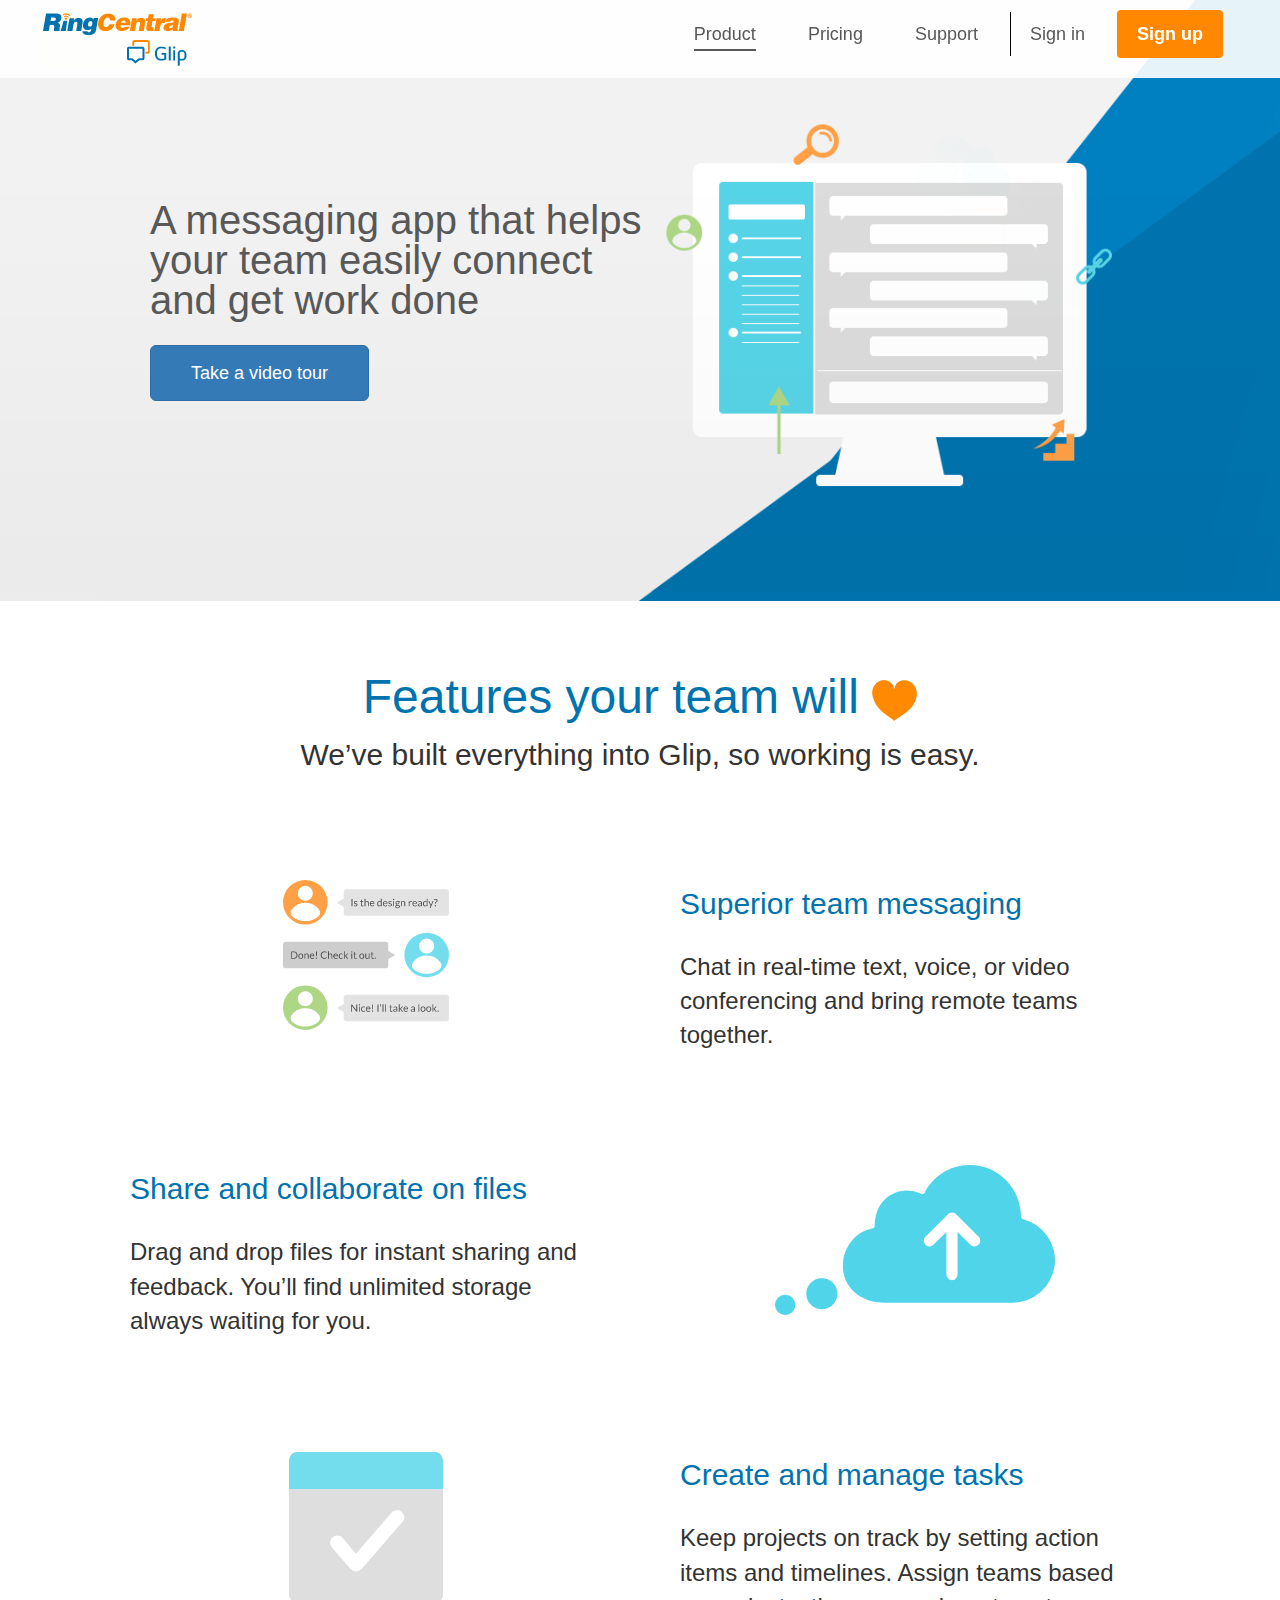
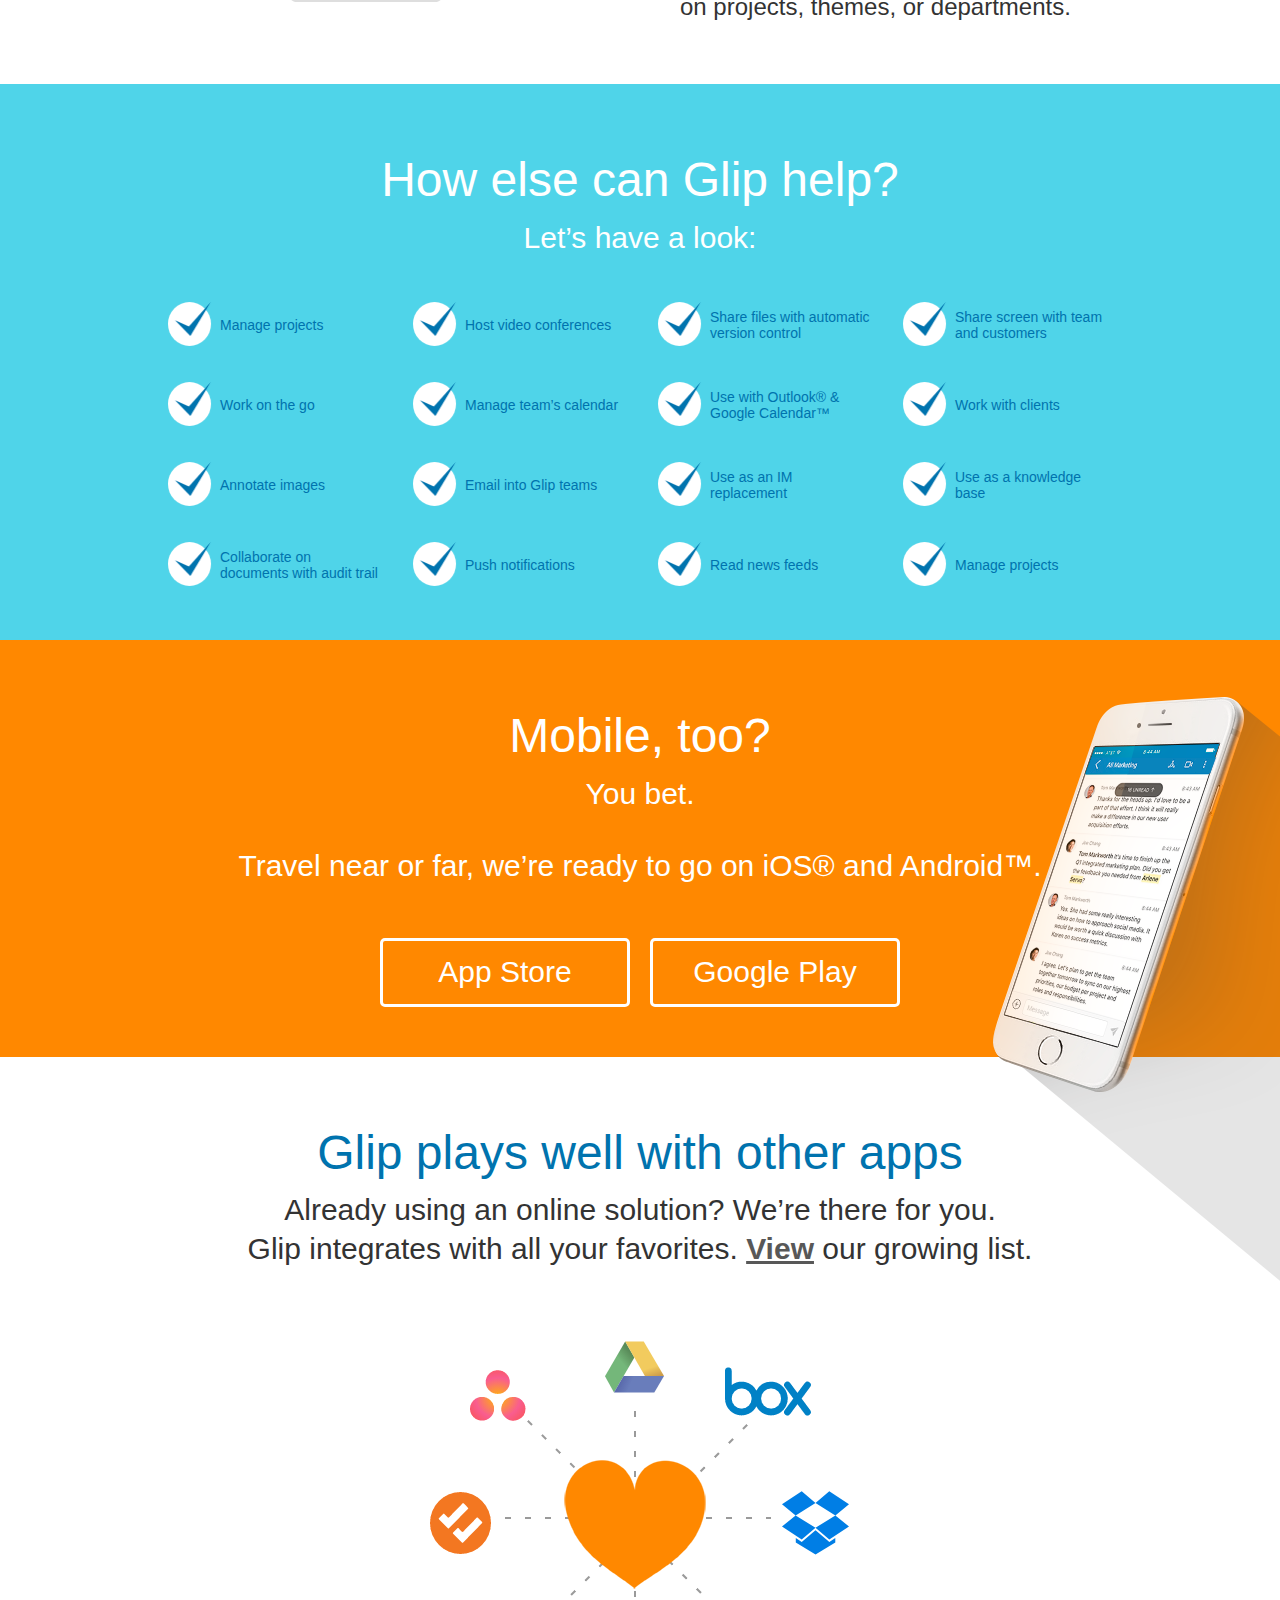
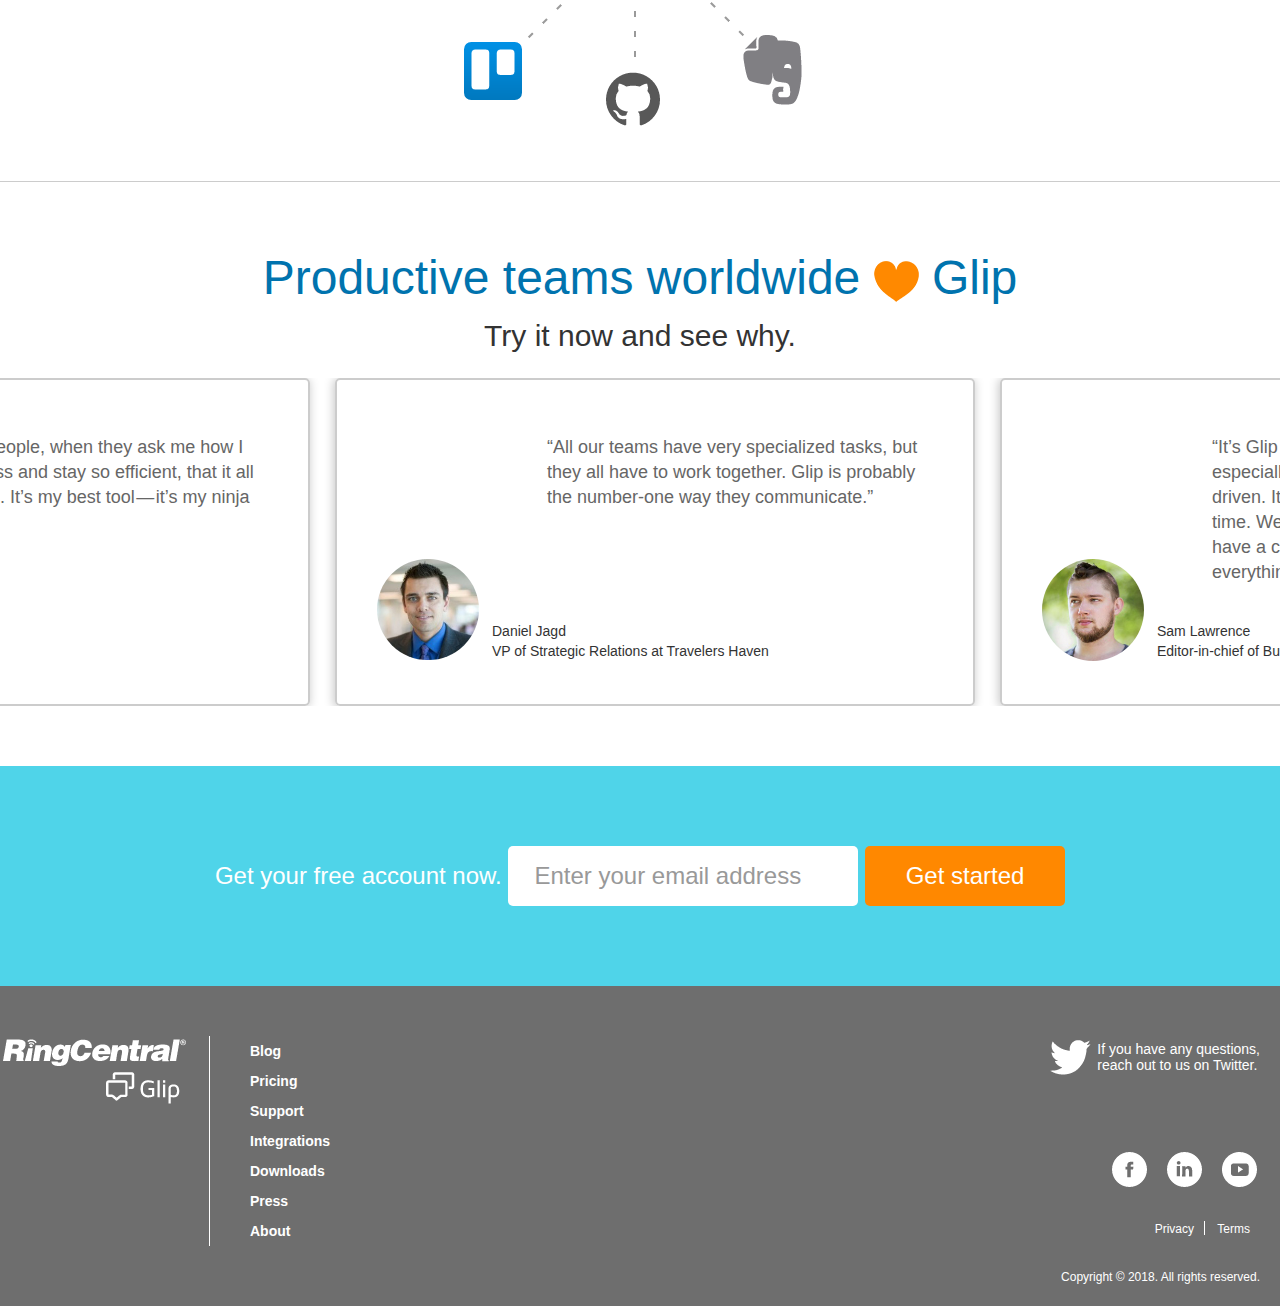
<file: projects/index.html>
<!DOCTYPE html>
<html lang="en">
<head>
	<meta charset="UTF-8">
	<title></title>
	<link rel="stylesheet" type="text/css" href="./src/css/bootstrap.min.css">
	<link rel="stylesheet" type="text/css" href="./src/css/public.css">
	<link rel="stylesheet" type="text/css" href="./src/css/index.css">
	<link rel="stylesheet" type="text/css" href="./src/css/animate.css">
	<script type="text/javascript" src="./src/js/jquery.js"></script>
	<script type="text/javascript" src="./src/js/bootstrap.min.js"></script>
	<script type="text/javascript" src="./src/js/index.js"></script>
	<script type="text/javascript" src="./src/js/public.js"></script>
	<!--[if lt IE 9]>
      <script src="https://cdn.bootcss.com/html5shiv/3.7.3/html5shiv.min.js"></script>
      <script src="https://cdn.bootcss.com/respond.js/1.4.2/respond.min.js"></script>
    <![endif]-->
</head>
<body>
<!-- 导航 -->

<div class="modal fade" id="signup">
  <div class="modal-dialog">
    <div class="modal-content">
      <div class="modal-header">
        <button type="button" class="close" data-dismiss="modal" aria-label="Close"><span aria-hidden="true">&times;</span></button>
        <h4 class="modal-title" id="signup">Sign up</h4>
      </div>
      <div class="modal-body">
        <form>
          <div class="form-group">
            <label for="recipient-name" class="control-label">Account:</label>
            <input type="text" class="form-control" id="recipient-name">
          </div>
          <div class="form-group">
            <label for="message-text" class="control-label">Password:</label>
            <input type="password" name="" class="form-control" id="">
          </div>
        </form>
      </div>
      <div class="modal-footer">
        <button type="button" class="btn btn-default" data-dismiss="modal">Close</button>
        <button type="button" class="btn btn-primary">Submit</button>
      </div>
    </div>
  </div>
</div>

<nav class="navbar navbar-default navbar-fixed-top" id="nav">
  <div class="container-fluid">

    <div class="navbar-header">
      <button type="button" class="navbar-toggle collapsed" data-toggle="collapse" data-target="#bs-example-navbar-collapse-1" aria-expanded="false">
        <span class="icon-bar"></span>
        <span class="icon-bar"></span>
        <span class="icon-bar"></span>
      </button>
      <a class="logo" href="/"><img src="./src/img/logo.gif" alt=""></a>
    </div>

    <div class="collapse navbar-collapse" id="bs-example-navbar-collapse-1">
      <ul class="nav navbar-nav navbar-right nav-list">
        <li><a href="/" class="active">Product</a></li>
        <li><a href="pricing.html">Pricing</a></li>
        <li><a href="support.html">Support</a></li>
        <li class="sign-in"><a href="#">Sign in</a></li>
        <li><a href="#" class="btn btn-signup" data-toggle="modal" data-target="#signup">Sign up</a></li>
      </ul>
    </div><!-- /.navbar-collapse -->
  </div><!-- /.container-fluid -->
</nav>
<!-- /导航 -->

<!-- section-1 -->
<section id="index">
	<div class="index-box">
		<div class="index-bg"></div>
		<div class="index-main">
			<div class="text">
				<p>A messaging app that helps your team easily connect and get work done</p>
				<button type="button" class="btn btn-primary btn-lg">Take a video tour</button>
			</div>
		</div>
	</div>
</section>
<!-- /section-1 -->

<!-- section-2 -->
<section id="features-introduce" class="section-box">
	<div class="fi-container">

		<h2 class="title text-center">Features your team will <img src="./src/img/heart-small.png"><span></span></h2>
		<p class="summary text-center">We’ve built everything into Glip, so working is easy.</p>


		<div class="list">
		  <div class="list-left">
		    <img class="media-left-120" src="./src/img/chat.png" alt="chat">
		  </div>
		  <div class="list-body">
		    <h4 class="list-heading">Superior team messaging</h4>
		    <p>Chat in real-time text, voice, or video conferencing and bring remote teams together.</p>
		  </div>
		</div>

		<div class="list">
		  <div class="list-left pull-right">
		    <img class="media-left-120" src="./src/img/could.png" alt="chat">
		  </div>
		  <div class="list-body">
		    <h4 class="list-heading">Share and collaborate on files</h4>
		    <p>Drag and drop files for instant sharing and feedback. You’ll find unlimited storage always waiting for you.</p>
		  </div>
		</div>

		<div class="list">
		  <div class="list-left">
		    <img class="media-left-120" src="./src/img/create.png" alt="chat">
		  </div>
		  <div class="list-body">
		    <h4 class="list-heading">Create and manage tasks</h4>
		    <p>Keep projects on track by setting action items and timelines. Assign teams based on projects, themes, or departments.</p>
		  </div>
		</div>

	</div><!-- /container -->
</section>
<!-- /section-2 -->

<!-- section-3 -->
<section id="help" class="section-box">

	<h2 class="title text-center">How else can Glip help?</h2>
	<p class="summary text-center">Let’s have a look:</p>

	<div class="container">
		<div class="row">

			<div class="col-md-3 col-sm-6 col-xs-12">
				<p class="getit">Manage projects</p>
			</div>
			<div class="col-md-3 col-sm-6 col-xs-12">
				<p class="getit">Host video conferences</p>
			</div>
			<div class="col-md-3 col-sm-6 col-xs-12">
				<p class="getit">Share files with automatic version control</p>
			</div>
			<div class="col-md-3 col-sm-6 col-xs-12">
				<p class="getit">Share screen with team and customers</p>
			</div>

			<div class="col-md-3 col-sm-6 col-xs-12">
				<p class="getit">Work on the go</p>
			</div>
			<div class="col-md-3 col-sm-6 col-xs-12">
				<p class="getit">Manage team’s calendar</p>
			</div>
			<div class="col-md-3 col-sm-6 col-xs-12">
				<p class="getit">Use with Outlook® & Google Calendar™</p>
			</div>
			<div class="col-md-3 col-sm-6 col-xs-12">
				<p class="getit">Work with clients</p>
			</div>

			<div class="col-md-3 col-sm-6 col-xs-12">
				<p class="getit">Annotate images</p>
			</div>
			<div class="col-md-3 col-sm-6 col-xs-12">
				<p class="getit">Email into Glip teams</p>
			</div>
			<div class="col-md-3 col-sm-6 col-xs-12">
				<p class="getit">Use as an IM replacement</p>
			</div>
			<div class="col-md-3 col-sm-6 col-xs-12">
				<p class="getit">Use as a knowledge base</p>
			</div>


			<div class="col-md-3 col-sm-6 col-xs-12">
				<p class="getit">Collaborate on documents with audit trail</p>
			</div>
			<div class="col-md-3 col-sm-6 col-xs-12">
				<p class="getit">Push notifications</p>
			</div>
			<div class="col-md-3 col-sm-6 col-xs-12">
				<p class="getit">Read news feeds</p>
			</div>
			<div class="col-md-3 col-sm-6 col-xs-12">
				<p class="getit">Manage projects</p>
			</div>

		</div>
	</div>

</section>
<!-- /section-3 -->

<!-- section-4 -->
<section id="mobile" class="section-box">

	<div class="container">
		<h2 class="title text-center">Mobile, too?</h2>
		<p class="summary text-center">You bet.</p>
		<p class="android text-center">Travel near or far, we’re ready to go on iOS® and Android™.</p>
		<div class="goto-btn">
			<a href="">App Store</a><a href="">Google Play</a>
		</div>
	</div>
	<div class="iphone"></div>

</section>
<!-- /section-4 -->

<!-- section-5 -->
<section id="more-app" class="section-box">
	
	<div class="container">

		<h2 class="title text-center">Glip plays well with other apps</h2>
		<p class="summary text-center">Already using an online solution? We’re there for you.<br>
Glip integrates with all your favorites. <a href="#">View</a> our growing list.</p>
		
		<div class="relation"><img src="src/img/more-app.png"></div>

	</div>

</section>
<!-- /section-5 -->

<!-- section-6 -->
<section id="team" class="section-box">

	<h2 class="title text-center">Productive teams worldwide <img src="./src/img/heart-small.png"> Glip</h2>
	<p class="summary text-center">Try it now and see why.</p>

	<!-- <ul class="control">
		<li></li>
		<li class="active"></li>
		<li></li>
	</ul> -->

	<ul class="people-box">

		<li class="people-list">
			
			<div class="img">
		      	<img class="media-object" src="src/img/sara-moore.jpg"/>
		  	</div>
				
			<div class="info">
		    	Sara Moore<br/>
		    	<span>CEO of SEA Media</span>
		 	</div>

			<div class="text">
				“I always tell people, when they ask me how I run my business and stay so efficient, that it all starts with Glip. It’s my best tool — it’s my ninja weapon.”
			</div>

		</li>

		
		<li class="people-list">
			
			<div class="img">
		      	<img class="media-object" src="src/img/daniel-jagd.jpg"/>
		  	</div>
				
			<div class="info">
		    	Daniel Jagd<br/>
		    	<span>VP of Strategic Relations at Travelers Haven</span>
		 	</div>

			<div class="text">
				“All our teams have very specialized tasks, but they all have to work together. Glip is probably the number-one way they communicate.”
			</div>

		</li>


		<li class="people-list">
			
			<div class="img">
		      	<img class="media-object" src="src/img/sam-lawrence.jpg"/>
		  	</div>
				
			<div class="info">
		    	Sam Lawrence<br/>
		    	<span>Editor-in-chief of Bullet Music</span>
		 	</div>

			<div class="text">
				“It’s Glip tasks and conversations for us all day, especially because the work is so deadline driven. It’s really, really tough to get stuff in on time. We wouldn’t be able to do it if we didn’t have a central place where we can see everything on a calendar.”
			</div>

		</li>

	</ul>

</section>
<!-- /section-6 -->

<!-- section-7 -->
<section id="send-email" class="section-box">
	<div class="get-account">
		<form action="">
			<span>Get your free account now.</span>
			<input type="email" name="email" class="email" placeholder="Enter your email address" autocomplete="off">
			<input type="submit" value="Get started" class="email-submit">
		</form>
	</div>
</section>
<!-- /section-7 -->

<!-- footer -->
<footer id="footer">

	<div class="footer-logo">
		<img src="src/img/footer-logo.gif">
	</div>

	<div class="twitter">
		<img src="src/img/twitter-icon.gif" alt="">
		<p>If you have any questions, <br/>reach out to us on Twitter.</p>
	</div>

	<ul class="navList">
		<li class="navItem">
			<a href="" target="_blank" rel="noreferrer">Blog</a>
		</li>
		<li class="navItem pricing_item">
			<a href="">Pricing</a>
		</li>
		<li class="navItem">
			<a href="" target="_blank" rel="noreferrer">Support</a>
		</li>
		<li class="navItem">
			<a  href="">Integrations</a>
		</li>
		<li class="navItem">
			<a href="">Downloads</a>
		</li>
		<li class="navItem">
			<a href="" target="_blank">Press</a>
		</li>
		<li class="navItem">
			<a href="" target="_blank" rel="noreferrer">About</a>
		</li>
	</ul>

	<div class="bottom">
		<div class="icons"><img src="./src/img/footer-right-icon.gif" alt=""></div>
		<ul class="foreign-chain">
			<li><a href="">Privacy</a></li>
			<li><a href="">Terms</a></li>
		</ul>
		<p class="copyright">Copyright © 2018. All rights reserved.</p>
	</div>

</footer>
<!-- /footer -->

</body>

</html>
</file>
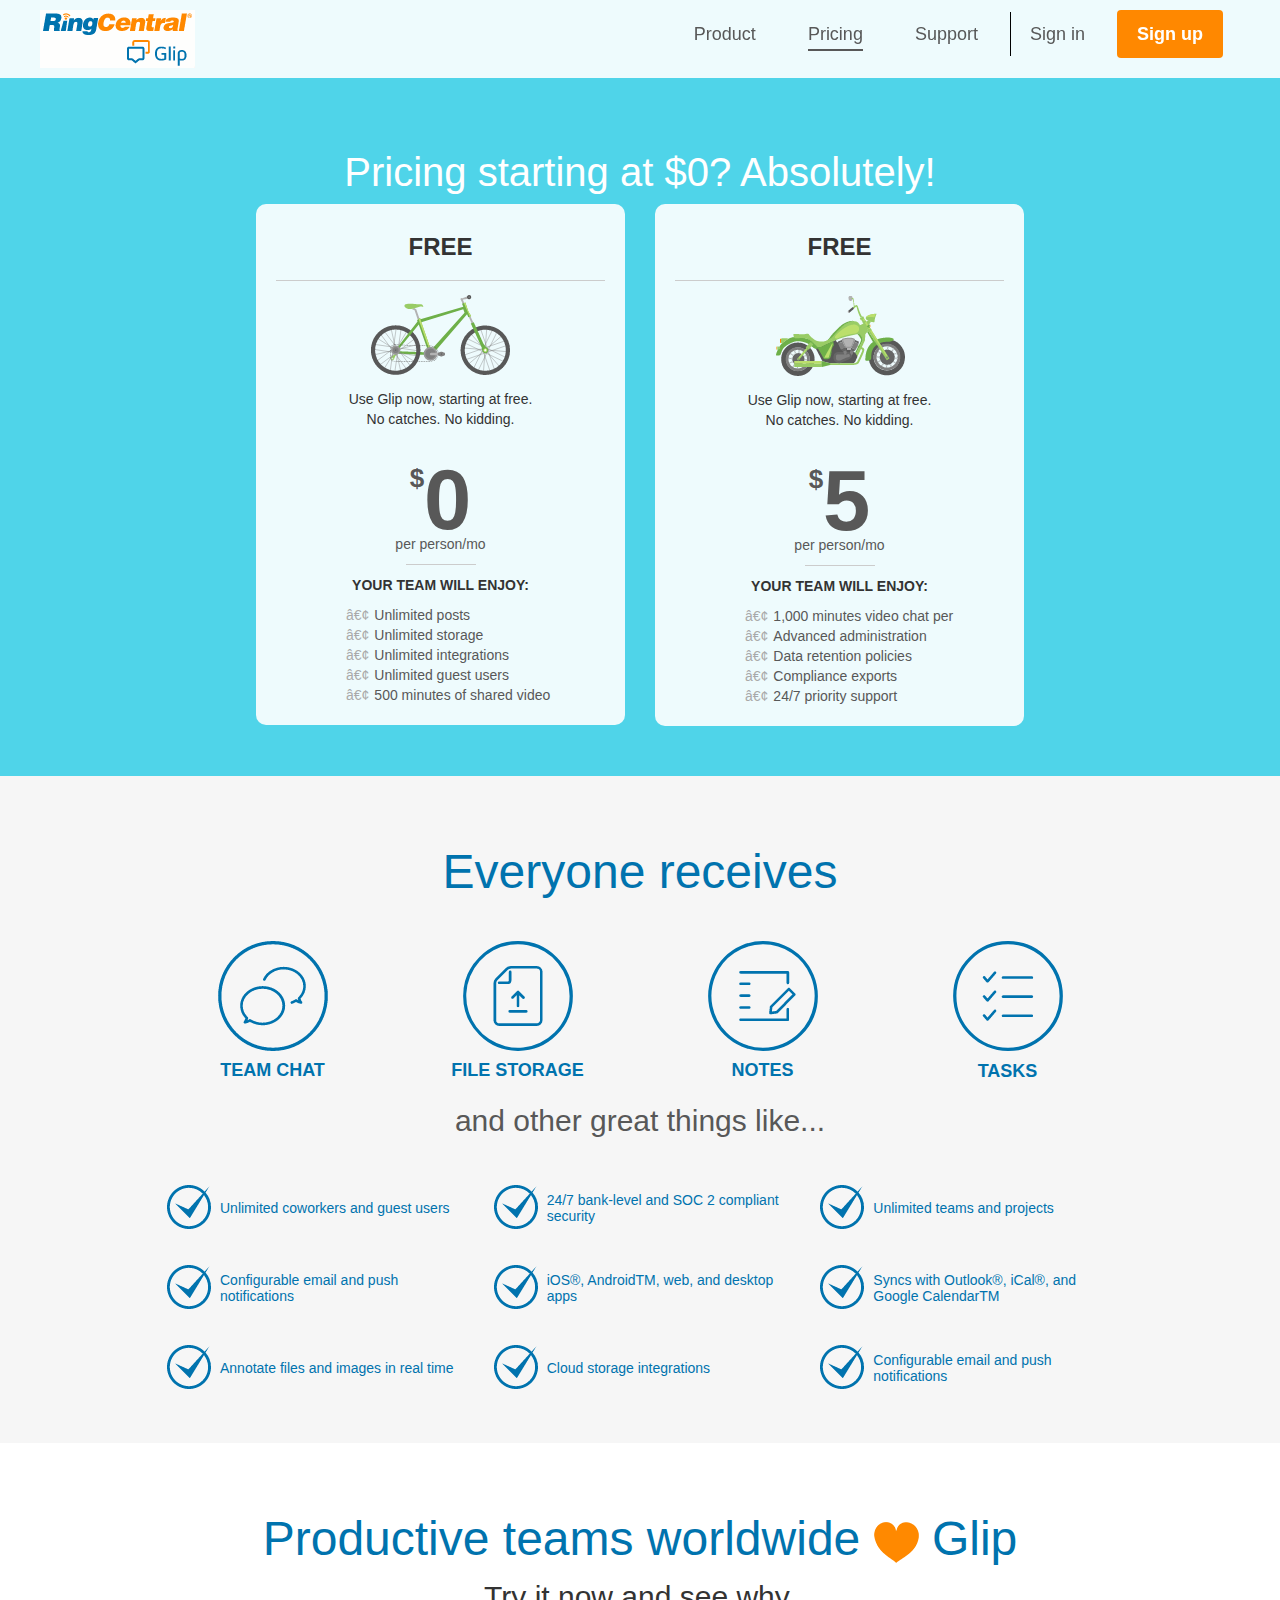
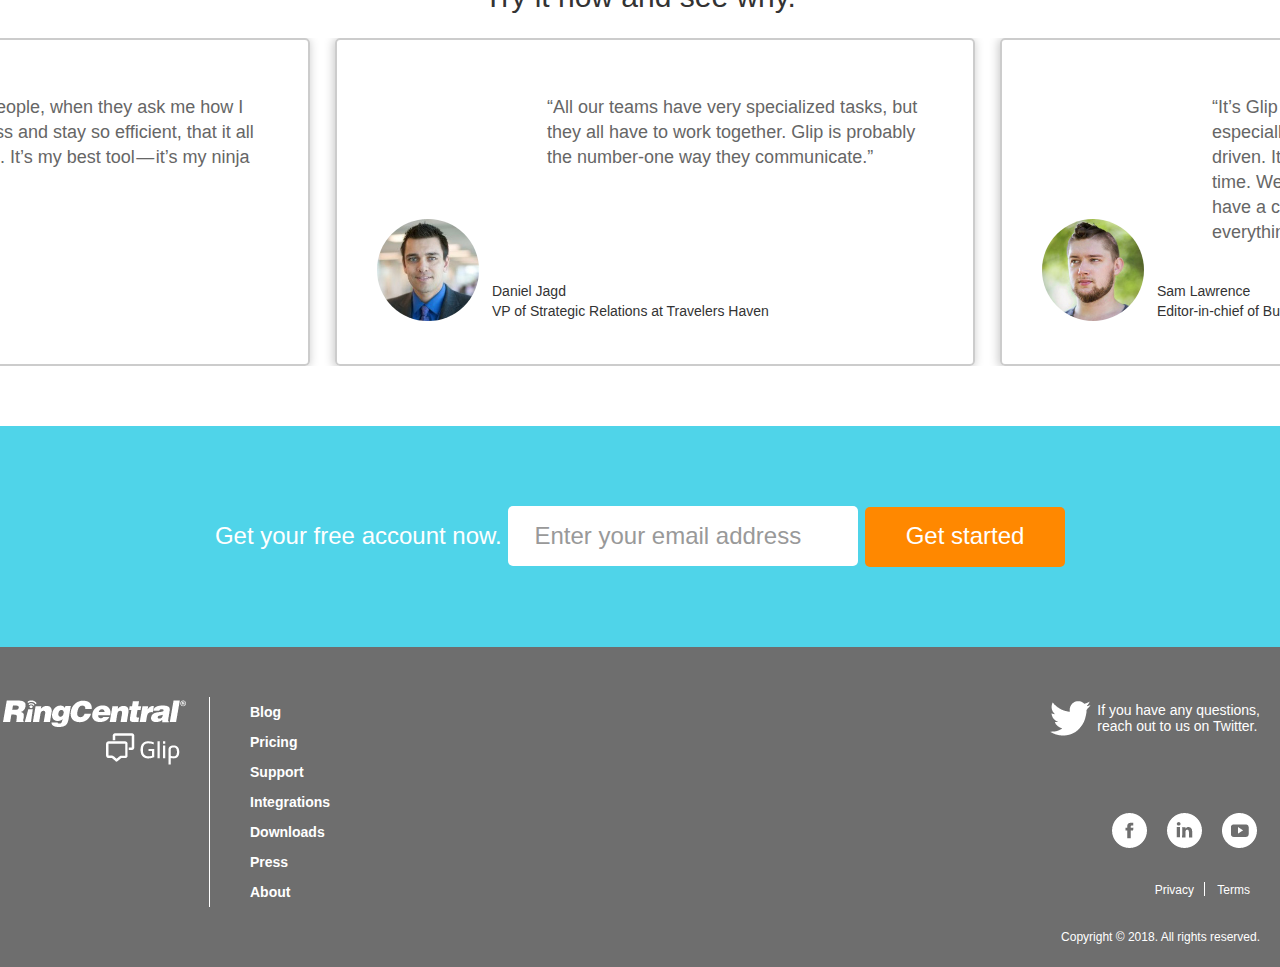
<file: projects/pricing.html>
<!DOCTYPE html>
<html lang="en">
<head>
	<meta charset="UTF-8">
	<title></title>
	<link rel="stylesheet" type="text/css" href="./src/css/bootstrap.min.css">
	<link rel="stylesheet" type="text/css" href="./src/css/public.css">
	<link rel="stylesheet" type="text/css" href="./src/css/pricing.css">
	<script type="text/javascript" src="./src/js/jquery.js"></script>
	<script type="text/javascript" src="./src/js/bootstrap.min.js"></script>
	<script type="text/javascript" src="./src/js/public.js"></script>
	<!--[if lt IE 9]>
      <script src="https://cdn.bootcss.com/html5shiv/3.7.3/html5shiv.min.js"></script>
      <script src="https://cdn.bootcss.com/respond.js/1.4.2/respond.min.js"></script>
    <![endif]-->
</head>
<body>
<!-- 导航 -->

<div class="modal fade" id="signup">
  <div class="modal-dialog">
    <div class="modal-content">
      <div class="modal-header">
        <button type="button" class="close" data-dismiss="modal" aria-label="Close"><span aria-hidden="true">&times;</span></button>
        <h4 class="modal-title" id="signup">Sign up</h4>
      </div>
      <div class="modal-body">
        <form>
          <div class="form-group">
            <label for="recipient-name" class="control-label">Account:</label>
            <input type="text" class="form-control" id="recipient-name">
          </div>
          <div class="form-group">
            <label for="message-text" class="control-label">Password:</label>
            <input type="password" name="" class="form-control" id="">
          </div>
        </form>
      </div>
      <div class="modal-footer">
        <button type="button" class="btn btn-default" data-dismiss="modal">Close</button>
        <button type="button" class="btn btn-primary">Submit</button>
      </div>
    </div>
  </div>
</div>

<nav class="navbar navbar-default navbar-fixed-top" id="nav">
  <div class="container-fluid">

    <div class="navbar-header">
      <button type="button" class="navbar-toggle collapsed" data-toggle="collapse" data-target="#bs-example-navbar-collapse-1" aria-expanded="false">
        <span class="icon-bar"></span>
        <span class="icon-bar"></span>
        <span class="icon-bar"></span>
      </button>
      <a class="logo" href="/"><img src="./src/img/logo.gif" alt=""></a>
    </div>

    <div class="collapse navbar-collapse" id="bs-example-navbar-collapse-1">
      <ul class="nav navbar-nav navbar-right nav-list">
        <li><a href="/">Product</a></li>
        <li><a href="pricing.html" class="active">Pricing</a></li>
        <li><a href="support.html">Support</a></li>
        <li class="sign-in"><a href="#">Sign in</a></li>
        <li><a href="#" class="btn btn-signup" data-toggle="modal" data-target="#signup">Sign up</a></li>
      </ul>
    </div><!-- /.navbar-collapse -->
  </div><!-- /.container-fluid -->
</nav>
<!-- /导航 -->


<!-- Pricing  -->
<section id="pricing">
	<h2 class="title text-center">Pricing starting at $0? Absolutely!</h2>
	<div class="container">
		<div class="row">
			<div class="col-xs-12 shop-show">
				<h3 class="intr text-center">FREE</h3>
				<div class="shop-img text-center"><img src="src/img/bycycle.png"></div>
				<p class="shop-desc text-center">Use Glip now, starting at free.
					No catches. No kidding.</p>
				<div class="price text-center"><sup>&#36;</sup>0</div>
				<p class="unit text-center">per person/mo</p>
				<p class="text-center"><strong>YOUR TEAM WILL ENJOY:</strong></p>
				<ul class="list">
					<li>Unlimited posts</li>
					<li>Unlimited storage</li>
					<li>Unlimited integrations</li>
					<li>Unlimited guest users</li>
					<li>500 minutes of shared video chat</li>
				</ul>
			</div>
			<div class="col-xs-12 shop-show">
				<h3 class="intr text-center">FREE</h3>
				<div class="shop-img text-center"><img src="src/img/motorcycle.png"></div>
				<p class="shop-desc text-center">Use Glip now, starting at free.
					No catches. No kidding.</p>
				<div class="price text-center"><sup>&#36;</sup>5</div>
				<p class="unit text-center">per person/mo</p>
				<p class="text-center"><strong>YOUR TEAM WILL ENJOY:</strong></p>
				<ul class="list">
					<li>1,000 minutes video chat
per person / month, shared</li>
					<li>Advanced administration controls</li>
					<li>Data retention policies</li>
					<li>Compliance exports</li>
					<li>24/7 priority support</li>
				</ul>
			</div>
		</div>
	</div>
</section>
<!-- /Pricing  -->

<!-- section-3 -->
<section id="help" class="section-box">

	<div class="container">

		<h2 class="title text-center">Everyone receives</h2>
		
		<div class="row feature">
			<div class="col-sm-3 col-xs-6">
				<img src="src/img/team-chat.png">
				<p>TEAM CHAT</p>
			</div>
			<div class="col-sm-3 col-xs-6">
				<img src="src/img/file-storage.png">
				<p>FILE STORAGE</p>
			</div>
			<div class="col-sm-3 col-xs-6">
				<img src="src/img/notes.png">
				<p>NOTES</p>
			</div>
			<div class="col-sm-3 col-xs-6">
				<img src="src/img/tasks.png">
				<p>TASKS</p>
			</div>
		</div>

		<p class="summary text-center">and other great things like...</p>

		<div class="row">

			<div class="col-sm-4 col-xs-12">
				<p class="getit">Unlimited coworkers and guest users</p>
			</div>
			<div class="col-sm-4 col-xs-12">
				<p class="getit">24/7 bank-level and SOC 2 compliant security</p>
			</div>
			<div class="col-sm-4 col-xs-12">
				<p class="getit">Unlimited teams and projects</p>
			</div>
			<div class="col-sm-4 col-xs-12">
				<p class="getit">Configurable email and push notifications</p>
			</div>

			<div class="col-sm-4 col-xs-12">
				<p class="getit">iOS®, AndroidTM, web, and desktop apps</p>
			</div>
			<div class="col-sm-4 col-xs-12">
				<p class="getit">Syncs with Outlook®, iCal®, and Google CalendarTM</p>
			</div>
			<div class="col-sm-4 col-xs-12">
				<p class="getit">Annotate files and images in real time</p>
			</div>
			<div class="col-sm-4 col-xs-12">
				<p class="getit">Cloud storage integrations</p>
			</div>

			<div class="col-sm-4 col-xs-12">
				<p class="getit">Configurable email and push notifications</p>
			</div>
			
		</div>
	</div>

</section>
<!-- /section-3 -->


<!-- section-6 -->
<section id="team" class="section-box">

	<h2 class="title text-center">Productive teams worldwide <img src="./src/img/heart-small.png"> Glip</h2>
	<p class="summary text-center">Try it now and see why.</p>

	<!-- <ul class="control">
		<li></li>
		<li class="active"></li>
		<li></li>
	</ul> -->

	<ul class="people-box">

		<li class="people-list">
			
			<div class="img">
		      	<img class="media-object" src="src/img/sara-moore.jpg"/>
		  	</div>
				
			<div class="info">
		    	Sara Moore<br/>
		    	<span>CEO of SEA Media</span>
		 	</div>

			<div class="text">
				“I always tell people, when they ask me how I run my business and stay so efficient, that it all starts with Glip. It’s my best tool — it’s my ninja weapon.”
			</div>

		</li>

		
		<li class="people-list">
			
			<div class="img">
		      	<img class="media-object" src="src/img/daniel-jagd.jpg"/>
		  	</div>
				
			<div class="info">
		    	Daniel Jagd<br/>
		    	<span>VP of Strategic Relations at Travelers Haven</span>
		 	</div>

			<div class="text">
				“All our teams have very specialized tasks, but they all have to work together. Glip is probably the number-one way they communicate.”
			</div>

		</li>


		<li class="people-list">
			
			<div class="img">
		      	<img class="media-object" src="src/img/sam-lawrence.jpg"/>
		  	</div>
				
			<div class="info">
		    	Sam Lawrence<br/>
		    	<span>Editor-in-chief of Bullet Music</span>
		 	</div>

			<div class="text">
				“It’s Glip tasks and conversations for us all day, especially because the work is so deadline driven. It’s really, really tough to get stuff in on time. We wouldn’t be able to do it if we didn’t have a central place where we can see everything on a calendar.”
			</div>

		</li>

	</ul>

</section>
<!-- /section-6 -->

<!-- section-7 -->
<section id="send-email" class="section-box">
	<div class="get-account">
		<form action="">
			<span>Get your free account now.</span>
			<input type="email" name="email" class="email" placeholder="Enter your email address" autocomplete="off">
			<input type="submit" value="Get started" class="email-submit">
		</form>
	</div>
</section>
<!-- /section-7 -->

<!-- footer -->
<footer id="footer">

	<div class="footer-logo">
		<img src="src/img/footer-logo.gif">
	</div>

	<div class="twitter">
		<img src="src/img/twitter-icon.gif" alt="">
		<p>If you have any questions, <br/>reach out to us on Twitter.</p>
	</div>

	<ul class="navList">
		<li class="navItem">
			<a href="" target="_blank" rel="noreferrer">Blog</a>
		</li>
		<li class="navItem pricing_item">
			<a href="">Pricing</a>
		</li>
		<li class="navItem">
			<a href="" target="_blank" rel="noreferrer">Support</a>
		</li>
		<li class="navItem">
			<a  href="">Integrations</a>
		</li>
		<li class="navItem">
			<a href="">Downloads</a>
		</li>
		<li class="navItem">
			<a href="" target="_blank">Press</a>
		</li>
		<li class="navItem">
			<a href="" target="_blank" rel="noreferrer">About</a>
		</li>
	</ul>

	<div class="bottom">
		<div class="icons"><img src="./src/img/footer-right-icon.gif" alt=""></div>
		<ul class="foreign-chain">
			<li><a href="">Privacy</a></li>
			<li><a href="">Terms</a></li>
		</ul>
		<p class="copyright">Copyright © 2018. All rights reserved.</p>
	</div>

</footer>
<!-- /footer -->

</body>

</html>
</file>
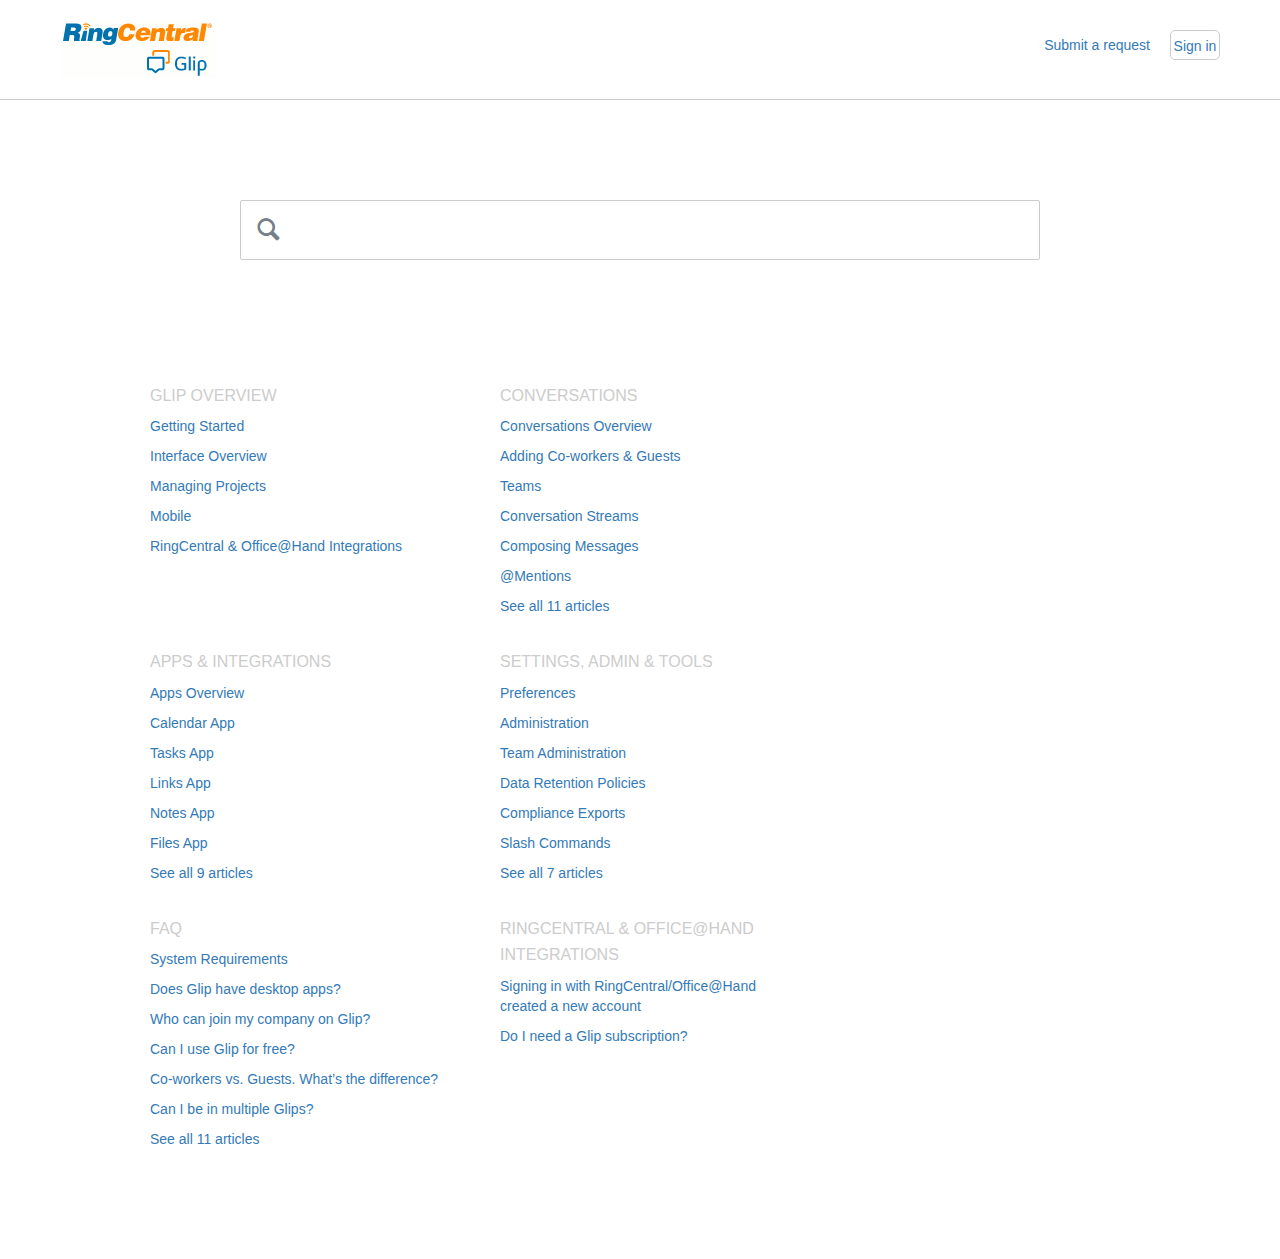
<file: projects/support.html>
<!DOCTYPE html>
<html lang="en">
<head>
	<meta charset="UTF-8">
	<title></title>
	<link rel="stylesheet" type="text/css" href="./src/css/bootstrap.min.css">
	<link rel="stylesheet" type="text/css" href="./src/css/support.css">
	<script type="text/javascript" src="./src/js/jquery.js"></script>
	<script type="text/javascript" src="./src/js/bootstrap.min.js"></script>

	<!--[if lt IE 9]>
      <script src="https://cdn.bootcss.com/html5shiv/3.7.3/html5shiv.min.js"></script>
      <script src="https://cdn.bootcss.com/respond.js/1.4.2/respond.min.js"></script>
    <![endif]-->
</head>
<body>
<!-- 导航 -->

<nav id="nav">
  <div class="box">

    <a class="logo" href="/"><img src="./src/img/logo.gif" alt=""></a>

    <ul class="nav-list">
        <li><a href="#">Submit a request</a></li>
        <li><a href="#" class="btn-signin">Sign in</a></li>
    </ul>

  </div>
</nav>
<!-- /导航 -->

<div class="search">
	<form action="">
		<input type="text" name="search" class="search">
		<input type="submit" value="" class="submit">
	</form>
</div>

<div class="container">
	
	<div class="line">
		<div class="list">
			<h3><a href="">GLIP OVERVIEW</a></h3>
			<p><a href="">Getting Started</a></p>
			<p><a href="">Interface Overview</a></p>
			<p><a href="">Managing Projects</a></p>
			<p><a href="">Mobile</a></p>
			<p><a href="">RingCentral & Office@Hand Integrations</a></p>
		</div>


		<div class="list">
			<h3><a href="">CONVERSATIONS</a></h3>
			<p><a href="">Conversations Overview</a></p>
			<p><a href="">Adding Co-workers & Guests</a></p>
			<p><a href="">Teams</a></p>
			<p><a href="">Conversation Streams</a></p>
			<p><a href="">Composing Messages</a></p>
			<p><a href="">@Mentions</a></p>
			<p><a href="">See all 11 articles</a></p>
		</div>
	</div>


	<div class="line">
		<div class="list">
			<h3><a href="">APPS & INTEGRATIONS</a></h3>
			<p><a href="">Apps Overview</a></p>
			<p><a href="">Calendar App</a></p>
			<p><a href="">Tasks App</a></p>
			<p><a href="">Links App</a></p>
			<p><a href="">Notes App</a></p>
			<p><a href="">Files App</a></p>
			<p><a href="">See all 9 articles</a></p>
		</div>


		<div class="list">
			<h3><a href="">SETTINGS, ADMIN & TOOLS</a></h3>
			<p><a href="">Preferences</a></p>
			<p><a href="">Administration</a></p>
			<p><a href="">Team Administration</a></p>
			<p><a href="">Data Retention Policies</a></p>
			<p><a href="">Compliance Exports</a></p>
			<p><a href="">Slash Commands</a></p>
			<p><a href="">See all 7 articles</a></p>
		</div>
	</div>

	<div class="line">
		<div class="list">
			<h3><a href="">FAQ</a></h3>
			<p><a href="">System Requirements</a></p>
			<p><a href="">Does Glip have desktop apps?</a></p>
			<p><a href="">Who can join my company on Glip?</a></p>
			<p><a href="">Can I use Glip for free?</a></p>
			<p><a href="">Co-workers vs. Guests. What’s the difference?	</a></p>
			<p><a href="">Can I be in multiple Glips?</a></p>
			<p><a href="">See all 11 articles</a></p>
		</div>


		<div class="list">
			<h3><a href="">RINGCENTRAL & OFFICE@HAND INTEGRATIONS	</a></h3>
			<p><a href="">Signing in with RingCentral/Office@Hand created a new account</a></p>
			<p><a href="">Do I need a Glip subscription?</a></p>
		</div>
	</div>

</div>
</body>

</html>
</file>
<file: projects/src/css/public.css>
li {
  list-style-type: none;
}
/*导航*/
.navbar-default {
  background-color: rgba(255, 255, 255, 0.9);
  border: none;
}
.navbar {
  margin-bottom: 0;
}
.container-fluid {
  padding-left: 40px;
  padding-right: 40px;
}
.logo {
  font-size: 0;
  display: inline-block;
  padding-top: 10px;
  padding-bottom: 10px;
}
.logo img {
  height: 100%;
}
@media all and (max-width: 765px) {
  .logo {
    height: 55px;
  }
}
.navbar-default .navbar-nav > li > a {
  color: #585858;
  font-size: 18px;
  padding: 14px 20px;
}
.navbar-default .navbar-nav > li > a:hover {
  color: #fbae44;
}
.navbar-default .navbar-nav > li > a.btn-signup:focus {
  background-color: #FF8800;
}
.navbar-default .navbar-nav > li > a.btn-signup {
  color: #ffffff;
}
.navbar-default .navbar-nav > li > a.btn-signup:hover {
  background-color: #fbae44;
}
.btn-signup {
  background-color: #FF8800;
  font-weight: bold;
  border: none;
}
.sign-in {
  position: relative;
}
.sign-in:before {
  content: '';
  border-left: 1px solid black;
  position: absolute;
  top: 2px;
  bottom: 2px;
}
.navbar-default .navbar-nav > li > a.active {
  padding: 14px 20px 8px;
}
.navbar-default .navbar-nav > li > a.active:after {
  content: '';
  display: block;
  border-bottom: 2px solid;
  margin-top: 5px;
}
.nav-list {
  padding-top: 10px;
  padding-bottom: 10px;
  padding-right: 20px;
}
.nav-list li {
  margin-right: 12px;
}
@media only screen and (max-width: 979px) {
  .nav-list {
    padding: 10px 0;
  }
  .nav-list li {
    margin-right: 5px;
  }
}
@media (max-width: 767px) {
  .sign-in:before {
    content: '';
    border-left: none;
  }
  .navbar-default .navbar-nav > li > a.active {
    border-left: 1px solid black;
  }
  .navbar-default .navbar-nav > li > a.active:after {
    content: '';
    border-bottom: none;
    margin-top: 0;
  }
}
/*导航-end*/
/*public-style*/
.section-box {
  padding: 50px 0;
}
.section-box .title {
  font-size: 48px;
  color: #0073ae;
}
.section-box .summary {
  font-size: 30px;
}
@media (max-width: 979px) {
  .section-box {
    padding: 15px 0;
  }
  .section-box .title {
    font-size: 24px;
  }
  .section-box .summary {
    font-size: 18px;
  }
}
/*public-style-end*/
/*section-6*/
#team {
  width: 100%;
  overflow: hidden;
  position: relative;
}
#team .people-box {
  margin-top: 20px;
  width: 400%;
  overflow: hidden;
}
#team .people-list {
  padding: 55px 40px 23px;
  position: relative;
  border-radius: 5px;
  border: 2px solid #ccc;
  box-shadow: -1px 1px 10px 1px #cccccc;
  float: left;
  margin-left: 25px;
  -moz-user-select: -moz-none;
  -khtml-user-select: none;
  -webkit-user-select: none;
  /*
	     Introduced in IE 10.
	     See http://ie.microsoft.com/testdrive/HTML5/msUserSelect/
	   */
  -ms-user-select: none;
  user-select: none;
}
#team .img,
#team .info {
  position: absolute;
  bottom: 43px;
}
#team .img {
  width: 102px;
  height: 102px;
  border-radius: 50%;
}
#team .img img {
  width: 100%;
  border-radius: 50%;
}
#team .info {
  vertical-align: bottom;
  left: 155px;
}
#team .text {
  margin-left: 170px;
  margin-bottom: 100px;
  font-size: 18px;
  line-height: 25px;
  color: #666;
}
#team .control {
  position: absolute;
  left: 50%;
  transform: translate(-50%);
  bottom: 10px;
}
#team .control li {
  width: 18px;
  height: 18px;
  background-color: #ccc;
  border-radius: 50%;
  float: left;
  margin-left: 5px;
  cursor: pointer;
}
#team .control .active {
  background-color: orange;
}
@media (max-width: 979px) {
  #team {
    padding-bottom: 40px;
  }
  #team .img {
    width: 57px;
    height: 57px;
  }
  #team .text {
    margin-left: 100px;
    margin-bottom: 60px;
    line-height: 16px;
    font-size: 12px;
  }
  #team .info {
    font-size: 12px;
    left: 110px;
  }
  #team .control {
    bottom: 10px;
  }
}
@media (max-width: 769px) {
  #team .people-list {
    border: none;
    box-shadow: none;
    float: left;
    padding: 0;
  }
  #team .img,
  #team .info {
    position: relative;
    text-align: center;
    left: 0;
    bottom: 0;
    top: 10px;
  }
  #team .img {
    margin: 0 auto;
    margin-bottom: 20px;
  }
  #team .info {
    font-size: 13px;
  }
  #team .info span {
    font-weight: bold;
  }
  #team .text {
    margin: 0;
    padding: 10px;
    margin-top: 10px;
    font-size: 13px;
  }
}
/*section-6-end*/
/*section-7*/
#send-email {
  padding: 80px 0;
  background-color: #4FD4E9;
  color: #ffffff;
  font-size: 24px;
  text-align: center;
}
#send-email .email,
#send-email .email-submit {
  border-radius: 5px;
  border: none;
}
#send-email .email {
  background-color: #fff;
  height: 60px;
  width: 350px;
  text-indent: 1em;
  color: black;
  outline: 0;
  overflow: visible;
}
#send-email .email-submit {
  width: 200px;
  height: 60px;
  background-color: #FF8800;
}
#send-email .email-submit:hover {
  background-color: #FBAE44;
}
#send-email ::-webkit-input-placeholder {
  /* WebKit browsers */
  color: #999;
}
#send-email :-moz-placeholder {
  /* Mozilla Firefox 4 to 18 */
  color: #999;
}
#send-email ::-moz-placeholder {
  /* Mozilla Firefox 19+ */
  color: #999;
}
#send-email :-ms-input-placeholder {
  /* Internet Explorer 10+ */
  color: #999;
}
@media (max-width: 979px) {
  #send-email {
    padding: 40px 0;
    font-size: 20px;
  }
  #send-email .email {
    width: 300px;
    height: 50px;
  }
  #send-email .email-submit {
    width: 140px;
    height: 50px;
  }
}
@media (max-width: 769px) {
  #send-email .get-account {
    padding: 0 20px;
  }
  #send-email span,
  #send-email .email,
  #send-email .email-submit {
    display: block;
    width: 100%;
  }
  #send-email .email {
    margin: 8px 0;
  }
  #send-email ::-webkit-input-placeholder {
    /* WebKit browsers */
    text-align: center;
  }
  #send-email :-moz-placeholder {
    /* Mozilla Firefox 4 to 18 */
    text-align: center;
  }
  #send-email ::-moz-placeholder {
    /* Mozilla Firefox 19+ */
    text-align: center;
  }
  #send-email :-ms-input-placeholder {
    /* Internet Explorer 10+ */
    text-align: center;
  }
}
/*section-7-end*/
/*footer*/
#footer {
  padding: 50px 0;
  background-color: #6E6E6E;
  position: relative;
  color: #fff;
  overflow: hidden;
}
#footer a {
  color: #fff;
}
#footer .twitter {
  position: absolute;
  right: 20px;
  top: 50px;
}
#footer .twitter img {
  vertical-align: top;
}
#footer .twitter p {
  display: inline-block;
  margin-top: 5px;
  line-height: normal;
}
#footer .footer-logo,
#footer .navList {
  float: left;
}
#footer .navList {
  border-left: 1px solid #fff;
  padding-left: 40px;
  margin-left: 20px;
}
#footer .navItem {
  padding: 5px 0;
  font-weight: bold;
}
#footer .bottom {
  position: absolute;
  right: 20px;
  bottom: 10px;
  text-align: right;
  font-size: 12px;
}
#footer .foreign-chain {
  overflow: hidden;
  margin: 30px 0;
}
#footer .foreign-chain li {
  display: inline-block;
  padding: 0 10px;
  border-right: 1px solid #fff;
  margin-right: -1px;
  height: 14px;
}
@media (max-width: 769px) {
  #footer {
    padding-right: 20px;
    padding-left: 20px;
    padding-bottom: 20px;
  }
  #footer .footer-logo {
    width: 120px;
    position: absolute;
    right: 20px;
    top: 20px;
  }
  #footer .footer-logo img {
    width: 100%;
  }
  #footer .twitter {
    position: relative;
    text-align: center;
    left: 0;
    top: 40px;
  }
  #footer .navList {
    border-left: none;
    width: 100%;
    height: 100px;
    margin-left: 0;
    margin-top: 60px;
    border-top: 1px solid #fff;
    position: relative;
    z-index: 100;
  }
  #footer .navItem {
    width: 30%;
    float: left;
  }
  #footer .bottom {
    position: relative;
    text-align: center;
    margin: 0 auto;
    margin-left: 40px;
  }
  #footer .foreign-chain {
    width: 100%;
    padding-left: 0;
  }
  #footer .foreign-chain li:last-child {
    border-right: none;
  }
}
/*footer-end*/
</file>
<file: projects/src/css/index.css>
/*section-1*/
#index .index-box {
  position: relative;
}
#index .index-bg {
  position: absolute;
  left: 0;
  top: 0;
  bottom: 0;
  right: 0;
  z-index: 0;
  background: url(../img/product-1920x638-min.png) no-repeat center center;
  background-size: cover;
}
#index .index-main {
  max-width: 980px;
  margin: 0 auto;
  padding: 200px 0;
  position: relative;
}
#index .text {
  max-width: 53%;
}
#index .text p {
  font-size: 40px;
  line-height: 100%;
  color: #585858;
}
#index .text button {
  margin-top: 15px;
}
#index .btn-lg {
  padding: 15px 40px;
}
@media only screen and (max-width: 979px) {
  #index .index-main {
    padding-bottom: 80px;
    padding-top: 170px;
  }
  #index .text {
    width: 340px;
    margin-left: 30px;
  }
  #index .text p {
    line-height: 120%;
    font-size: 32px;
  }
}
@media (max-width: 767px) {
  #index .index-main {
    padding-bottom: 20px;
    padding-top: 380px;
  }
  #index .index-bg {
    background: url(../img/product-1536x880-min.png) no-repeat center center;
    background-size: cover;
  }
  #index .text {
    max-width: 100%;
    width: 100%;
    margin-left: 0px;
    margin-top: -50px;
  }
  #index .text p {
    text-align: center;
    display: block;
    padding: 0 20px;
  }
  #index .text button {
    width: 90%;
    display: block;
    margin: 0 auto;
  }
}
/*section-1-end*/
/*section-2*/
#features-introduce {
  background-color: #ffffff;
}
#features-introduce .fi-container {
  max-width: 1200px;
  padding: 0 50px;
  margin: 0 auto;
}
#features-introduce .list {
  margin-top: 100px;
  overflow: hidden;
  opacity: 0;
}
#features-introduce .list-left {
  width: 50%;
  float: left;
  text-align: center;
}
#features-introduce .list-body {
  width: 50%;
  float: left;
  padding-left: 40px;
  font-size: 24px;
}
#features-introduce .list-body .list-heading {
  color: #0073ae;
  font-size: 30px;
  padding-bottom: 20px;
}
#features-introduce .list-body p {
  width: 450px;
}
@media (max-width: 991px) {
  #features-introduce .title img {
    height: 20px;
  }
  #features-introduce .list {
    margin-top: 50px;
  }
  #features-introduce .list-left img {
    height: 120px;
    margin-left: -60px;
  }
  #features-introduce .list-body {
    font-size: 16px;
  }
  #features-introduce .list-body .list-heading {
    font-size: 18px;
    padding-bottom: 0px;
  }
  #features-introduce .list-body p {
    width: 300px;
  }
}
@media (max-width: 767px) {
  #features-introduce .list-left {
    float: none;
    width: 100%;
    text-align: center;
  }
  #features-introduce .list {
    margin-top: 20px;
  }
  #features-introduce .list-left img {
    height: 100px;
  }
  #features-introduce .list-body {
    width: 100%;
    float: none;
  }
  #features-introduce .list-body .list-heading {
    width: 100%;
  }
  #features-introduce .list-body p {
    width: 100%;
  }
}
/*section-2-end*/
/*section-3*/
#help {
  background-color: #4FD4E9;
}
#help .title,
#help .summary {
  color: #ffffff;
}
#help .container {
  overflow: hidden;
}
#help .row div {
  margin-top: 30px;
}
#help .getit {
  font-size: 14px;
  color: #0073ae;
  height: 50px;
  line-height: normal;
  vertical-align: middle;
  display: table-cell;
  position: relative;
  padding-left: 55px;
}
#help .getit:before {
  content: '';
  position: absolute;
  left: 0;
  top: 0;
  width: 48px;
  height: 48px;
  background: url(../img/getit.png) no-repeat center center;
  background-size: 100% 100%;
  display: inline-block;
  vertical-align: middle;
}
@media (min-width: 1200px) {
  #help .container {
    width: 980px;
  }
}
@media (max-width: 979px) {
  #help .row div {
    margin-top: 10px;
  }
  #help .getit {
    width: 250px;
    padding-left: 70px;
  }
  #help .getit:before {
    width: 35px;
    height: 35px;
    left: 13px;
    top: 8px;
  }
}
@media (max-width: 767px) {
  #help .container {
    padding: 0;
    margin: 0;
  }
  #help .getit {
    width: 100%;
    padding-left: 50px;
  }
  #help .getit:before {
    width: 24px;
    height: 24px;
    left: 13px;
    top: 13px;
  }
}
/*section-3-end*/
/*section-4*/
#mobile {
  background-color: #FF8800;
  color: #ffffff;
  position: relative;
}
#mobile a,
#mobile .title {
  color: #ffffff;
}
#mobile .android {
  font-size: 30px;
  padding-top: 20px;
}
#mobile .goto-btn {
  padding-top: 40px;
  text-align: center;
}
#mobile .goto-btn a {
  border: 3px solid #fff;
  border-radius: 5px;
  background-color: #FF8800;
  display: inline-block;
  font-size: 30px;
  padding: 10px 0;
  width: 250px;
  text-align: center;
}
#mobile .goto-btn a:first-child {
  margin-right: 20px;
}
#mobile .goto-btn a:hover {
  text-decoration: none;
  background-color: #ffffff;
  color: #f80;
}
#mobile .iphone {
  width: 327px;
  height: 617px;
  background: url("../img/iphone.png") no-repeat 0 0;
  position: absolute;
  top: 100%;
  right: 0;
  content: '';
  margin-top: -360px;
}
@media (max-width: 1350px) {
  #mobile .iphone {
    left: 50%;
    margin-left: 353px;
    width: auto;
  }
}
@media (max-width: 979px) {
  #mobile .title,
  #mobile .summary,
  #mobile .android {
    text-align: left;
  }
  #mobile .title {
    margin-bottom: 20px;
  }
  #mobile .android {
    font-size: 18px;
    padding-top: 10px;
  }
  #mobile .goto-btn {
    padding-top: 8px;
  }
  #mobile .goto-btn a {
    display: block;
    border-width: 2px;
    padding: 5px 0;
    font-size: 18px;
    margin-top: 15px;
  }
  #mobile .iphone {
    width: 213px;
    height: 403px;
    background-size: 100%;
    margin-top: -233px;
    margin-left: 0;
    left: auto;
  }
}
@media (max-width: 767px) {
  #mobile .title,
  #mobile .summary,
  #mobile .android,
  #mobile .goto-btn {
    text-align: center;
  }
  #mobile .goto-btn a {
    width: 100%;
    padding: 10px 0;
  }
  #mobile .iphone {
    display: none;
  }
}
/*section-4-end*/
/*section-5*/
#more-app {
  border-bottom: 1px solid #ccc;
}
#more-app .summary {
  line-height: 1.3;
  font-weight: normal;
}
#more-app .summary a {
  color: #585858;
  text-decoration: underline;
  font-weight: bold;
}
#more-app .relation {
  margin-top: 70px;
  font-size: 0;
  text-align: center;
}
@media (max-width: 474px) {
  .relation img {
    width: 80%;
  }
}
/*section-5-end*/
</file>
<file: projects/src/css/pricing.css>
/*pricing*/
#pricing {
  background-color: #4FD4E9;
  padding: 130px 0 50px 0;
}
#pricing .title {
  font-size: 40px;
  color: #fff;
}
#pricing .shop-show {
  width: 369px;
  background-color: #EEFBFD;
  margin: 0 auto;
  border-radius: 10px;
  padding: 10px 20px;
}
#pricing .shop-show:first-child {
  margin-right: 30px;
}
#pricing .shop-show .intr {
  font-weight: bold;
  border-bottom: 1px solid #ccc;
  padding: 0 0 20px 0;
}
#pricing .shop-show .shop-desc {
  width: 200px;
  margin: 10px auto;
}
#pricing .shop-show .price {
  font-size: 85px;
  font-weight: bold;
  color: #585858;
  height: 95px;
}
#pricing .shop-show .price sup {
  font-size: 26px;
  vertical-align: super;
}
#pricing .shop-show .unit {
  color: #585858;
}
#pricing .shop-show .unit:after {
  content: '';
  width: 70px;
  display: block;
  margin: 0 auto;
  margin-top: 10px;
  border-bottom: 1px solid #ccc;
}
#pricing .shop-show .list li {
  width: 250px;
  height: 20px;
  line-height: 20px;
  color: #585858;
  overflow: hidden;
}
#pricing .shop-show .list li:before {
  content: "â€¢ ";
  display: inline-block;
  color: #a9a9a9;
  margin-left: 30px;
  margin-right: 5px;
}
#pricing .row {
  max-width: 768px;
  margin: 0 auto;
}
@media (min-width: 768px) {
  #pricing .container {
    width: 800px;
  }
}
@media (max-width: 979px) {
  #pricing .container {
    max-width: 680px;
  }
  #pricing .shop-show {
    width: 300px;
  }
}
@media (max-width: 767px) {
  #pricing .container {
    padding: 0 30px;
  }
  #pricing .shop-show {
    width: 100%;
    margin-bottom: 20px;
  }
  #pricing .shop-show .list li {
    width: 100%;
  }
}
/*pricing-end*/
/*section-3*/
#help {
  background-color: #F6F6F6;
}
#help .title {
  color: #0073ae;
}
#help .summary {
  color: #585858;
}
#help .container {
  overflow: hidden;
}
#help .row div {
  margin-top: 30px;
}
#help .feature {
  text-align: center;
}
#help .feature p {
  font-size: 18px;
  color: #0073ae;
  padding: 5px 0;
  font-weight: bold;
}
#help .getit {
  font-size: 14px;
  color: #0073ae;
  height: 50px;
  line-height: normal;
  vertical-align: middle;
  display: table-cell;
  position: relative;
  padding-left: 55px;
}
#help .getit:before {
  content: '';
  position: absolute;
  left: 0;
  top: 0;
  width: 48px;
  height: 48px;
  background: url(../img/getit-2.png) no-repeat center center;
  background-size: 100% 100%;
  display: inline-block;
  vertical-align: middle;
}
@media (min-width: 1200px) {
  #help .container {
    width: 980px;
  }
}
@media (max-width: 979px) {
  #help .row div {
    margin-top: 10px;
  }
  #help .feature img {
    width: 80px;
  }
  #help .feature p {
    font-size: 14px;
  }
  #help .getit {
    width: 250px;
    padding-left: 70px;
  }
  #help .getit:before {
    width: 35px;
    height: 35px;
    left: 13px;
    top: 8px;
  }
}
@media (max-width: 767px) {
  #help .container {
    padding: 0;
    margin: 0;
  }
  #help .feature img {
    width: 60px;
  }
  #help .feature p {
    font-size: 14px;
  }
  #help .getit {
    width: 100%;
    padding-left: 50px;
  }
  #help .getit:before {
    width: 24px;
    height: 24px;
    left: 13px;
    top: 13px;
  }
}
/*section-3-end*/
</file>
<file: projects/src/css/support.css>
li {
  list-style: none;
}
#nav {
  height: 100px;
  border-bottom: 1px solid #ccc;
  padding-top: 20px;
}
#nav .box {
  width: 1200px;
  margin: 0 auto;
  padding: 0px 20px;
}
#nav .nav-list {
  overflow: hidden;
  float: right;
}
#nav .nav-list li {
  float: left;
  margin-left: 20px;
  line-height: 30px;
  margin-top: 10px;
}
#nav .nav-list .btn-signin {
  display: block;
  width: 50px;
  height: 30px;
  text-align: center;
  border-radius: 5px;
  border: 1px solid #ccc;
}
.container {
  padding-bottom: 100px;
}
.search {
  width: 800px;
  margin: 0 auto;
}
.search form {
  text-align: center;
  margin: 100px 0;
  position: relative;
}
.search form .search {
  border: 1px solid #ccc;
  background-color: #fff;
  width: 800px;
  height: 60px;
  border-radius: 2px;
  font-size: 24px;
  text-indent: 2em;
}
.search form .submit {
  position: absolute;
  width: 27px;
  height: 27px;
  left: 15px;
  top: 15px;
  border: none;
  background: url(../img/search.gif) no-repeat;
}
.line {
  overflow: hidden;
  margin-left: 80px;
}
.list {
  float: left;
  margin-right: 50px;
  width: 300px;
}
.list h3 a {
  color: #ccc;
  font-size: 16px;
}
.list p a {
  font-size: 14px;
}
</file>
